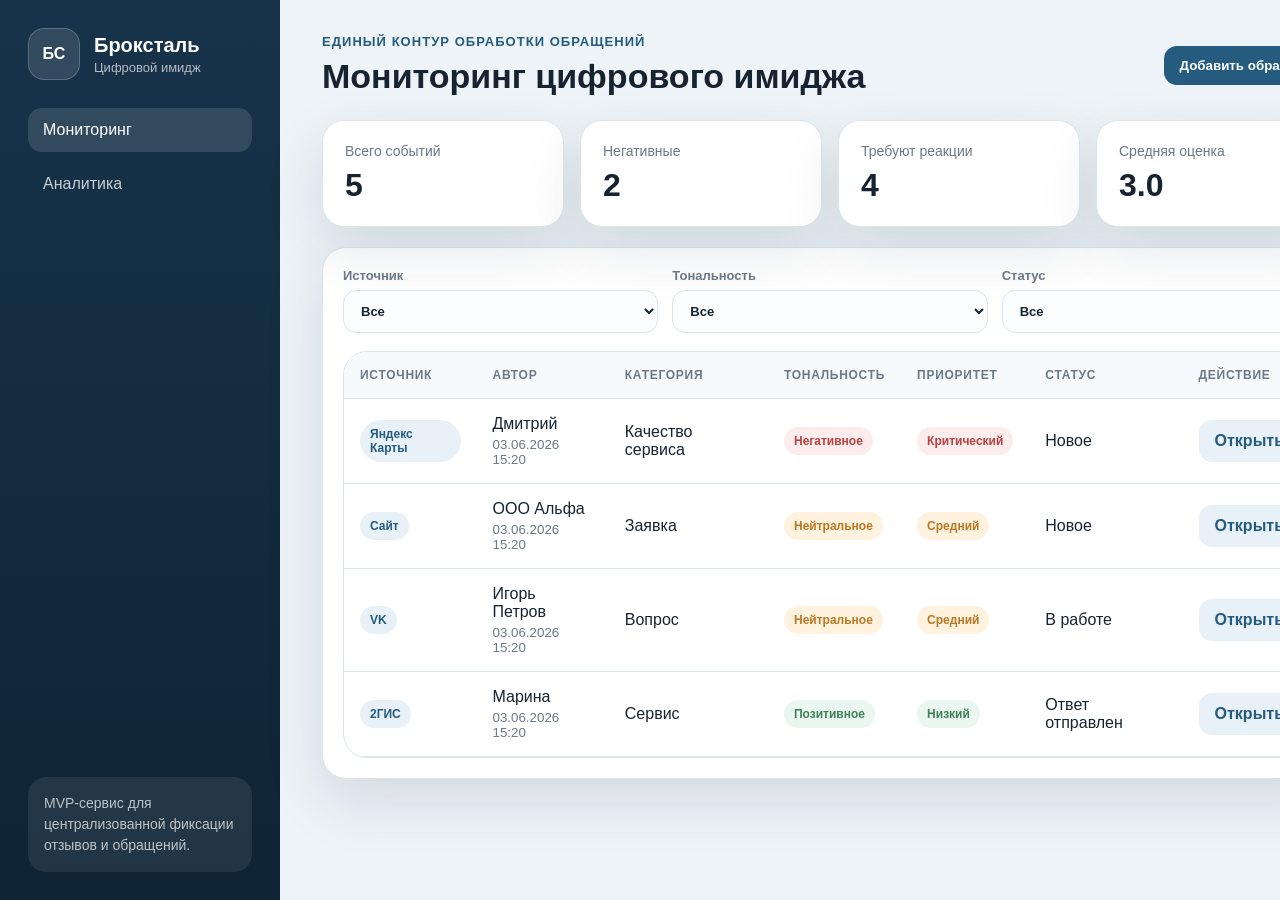
<file: preview.html>
<!doctype html>
<html lang="ru">
<head>
<meta charset="utf-8">
<title>Броксталь · цифровой имидж</title>
<link rel="stylesheet" href="static/styles.css">
<style>.create-panel{display:none}.main{min-width:1100px}</style>
</head>
<body>
  <aside class="sidebar">
    <div class="brand"><div class="brand-mark">БС</div><div><strong>Броксталь</strong><span>Цифровой имидж</span></div></div>
    <nav class="nav"><a class="active">Мониторинг</a><a>Аналитика</a></nav>
    <div class="sidebar-note">MVP-сервис для централизованной фиксации отзывов и обращений.</div>
  </aside>
  <main class="main">
    <header class="page-header"><div><p class="eyebrow">Единый контур обработки обращений</p><h1>Мониторинг цифрового имиджа</h1></div><button class="primary-button">Добавить обращение</button></header>
    <section class="stats-grid">
      <article class="stat-card"><span>Всего событий</span><strong>5</strong></article>
      <article class="stat-card"><span>Негативные</span><strong>2</strong></article>
      <article class="stat-card"><span>Требуют реакции</span><strong>4</strong></article>
      <article class="stat-card"><span>Средняя оценка</span><strong>3.0</strong></article>
    </section>
    <section class="workbench">
      <div class="filters">
        <label>Источник<select><option>Все</option></select></label>
        <label>Тональность<select><option>Все</option></select></label>
        <label>Статус<select><option>Все</option></select></label>
      </div>
      <div class="table-card">
        <table class="appeals-table">
          <thead><tr><th>Источник</th><th>Автор</th><th>Категория</th><th>Тональность</th><th>Приоритет</th><th>Статус</th><th>Действие</th></tr></thead>
          <tbody>
            <tr><td><span class="source-badge">Яндекс Карты</span></td><td>Дмитрий<small>03.06.2026 15:20</small></td><td>Качество сервиса</td><td><span class="tone tone-negative">Негативное</span></td><td><span class="priority priority-critical">Критический</span></td><td>Новое</td><td><a class="link-button">Открыть</a></td></tr>
            <tr><td><span class="source-badge">Сайт</span></td><td>ООО Альфа<small>03.06.2026 15:20</small></td><td>Заявка</td><td><span class="tone tone-neutral">Нейтральное</span></td><td><span class="priority priority-medium">Средний</span></td><td>Новое</td><td><a class="link-button">Открыть</a></td></tr>
            <tr><td><span class="source-badge">VK</span></td><td>Игорь Петров<small>03.06.2026 15:20</small></td><td>Вопрос</td><td><span class="tone tone-neutral">Нейтральное</span></td><td><span class="priority priority-medium">Средний</span></td><td>В работе</td><td><a class="link-button">Открыть</a></td></tr>
            <tr><td><span class="source-badge">2ГИС</span></td><td>Марина<small>03.06.2026 15:20</small></td><td>Сервис</td><td><span class="tone tone-positive">Позитивное</span></td><td><span class="priority priority-low">Низкий</span></td><td>Ответ отправлен</td><td><a class="link-button">Открыть</a></td></tr>
          </tbody>
        </table>
      </div>
    </section>
  </main>
</body>
</html>
</file>
<file: static/styles.css>
:root {
  --bg: #eef3f7;
  --surface: #ffffff;
  --ink: #172331;
  --muted: #6b7888;
  --line: #dce5ec;
  --accent: #245b7f;
  --accent-2: #e7f1f7;
  --danger: #b94141;
  --warning: #b97822;
  --success: #3f7f5d;
  --shadow: 0 22px 60px rgba(20, 41, 61, .12);
}
* { box-sizing: border-box; }
body {
  margin: 0;
  min-height: 100vh;
  display: grid;
  grid-template-columns: 280px 1fr;
  background: var(--bg);
  color: var(--ink);
  font-family: Arial, Helvetica, sans-serif;
}
.sidebar {
  background: linear-gradient(180deg, #17334a, #0f2434);
  color: #fff;
  padding: 28px;
  display: flex;
  flex-direction: column;
  gap: 28px;
}
.brand { display: flex; align-items: center; gap: 14px; }
.brand-mark {
  width: 52px; height: 52px; border-radius: 16px;
  display: grid; place-items: center;
  background: rgba(255,255,255,.12);
  border: 1px solid rgba(255,255,255,.2);
  font-weight: 800;
}
.brand strong { display: block; font-size: 20px; }
.brand span { display: block; color: rgba(255,255,255,.68); font-size: 13px; margin-top: 3px; }
.nav { display: grid; gap: 10px; }
.nav a {
  color: rgba(255,255,255,.76);
  text-decoration: none;
  padding: 13px 15px;
  border-radius: 14px;
}
.nav a.active, .nav a:hover { background: rgba(255,255,255,.12); color: #fff; }
.sidebar-note {
  margin-top: auto;
  color: rgba(255,255,255,.7);
  font-size: 14px;
  line-height: 1.5;
  padding: 16px;
  border-radius: 18px;
  background: rgba(255,255,255,.08);
}
.main { padding: 34px 42px; }
.page-header { display: flex; align-items: center; justify-content: space-between; gap: 20px; margin-bottom: 24px; }
.eyebrow { margin: 0 0 8px; color: var(--accent); font-size: 13px; text-transform: uppercase; letter-spacing: .08em; font-weight: 700; }
h1 { margin: 0; font-size: 34px; }
h2 { margin: 0 0 18px; font-size: 20px; }
.primary-button, .secondary-button, .link-button {
  border: 0; text-decoration: none; cursor: pointer; font-weight: 700;
  border-radius: 13px; padding: 12px 16px; display: inline-flex; justify-content: center;
}
.primary-button { background: var(--accent); color: #fff; }
.secondary-button, .link-button { background: var(--accent-2); color: var(--accent); }
.stats-grid { display: grid; grid-template-columns: repeat(4, 1fr); gap: 16px; margin-bottom: 20px; }
.stat-card { background: var(--surface); border: 1px solid var(--line); border-radius: 22px; padding: 22px; box-shadow: var(--shadow); }
.stat-card span { display: block; color: var(--muted); font-size: 14px; margin-bottom: 8px; }
.stat-card strong { display: block; font-size: 32px; }
.create-panel { display: none; background: var(--surface); border: 1px solid var(--line); border-radius: 24px; padding: 24px; margin-bottom: 20px; box-shadow: var(--shadow); }
.create-panel.open { display: block; }
.form-grid { display: grid; grid-template-columns: repeat(3, 1fr); gap: 14px; }
label { display: grid; gap: 7px; color: var(--muted); font-size: 13px; font-weight: 700; }
input, select, textarea {
  width: 100%; border: 1px solid var(--line); border-radius: 13px; padding: 12px 13px;
  font: inherit; color: var(--ink); background: #fbfdff;
}
.wide { grid-column: 1 / -1; }
.workbench, .table-card, .detail-card, .response-card, .chart-card {
  background: var(--surface); border: 1px solid var(--line); border-radius: 24px; box-shadow: var(--shadow);
}
.workbench { padding: 20px; }
.filters { display: grid; grid-template-columns: repeat(3, 1fr); gap: 14px; margin-bottom: 18px; }
.table-card { overflow: hidden; box-shadow: none; }
.appeals-table { width: 100%; border-collapse: collapse; }
th, td { padding: 16px; border-bottom: 1px solid var(--line); text-align: left; vertical-align: middle; }
th { color: var(--muted); font-size: 12px; text-transform: uppercase; letter-spacing: .06em; background: #f7fafc; }
td small { display: block; color: var(--muted); margin-top: 4px; }
.source-badge, .tone, .priority { display: inline-flex; border-radius: 999px; padding: 7px 10px; font-size: 12px; font-weight: 800; }
.source-badge { background: var(--accent-2); color: var(--accent); }
.tone-negative, .priority-critical, .priority-high { background: #fdecec; color: var(--danger); }
.tone-neutral, .priority-medium { background: #fff3df; color: var(--warning); }
.tone-positive, .priority-low { background: #eaf7f0; color: var(--success); }
.detail-layout { display: grid; grid-template-columns: 1.1fr .9fr; gap: 20px; align-items: start; }
.detail-card, .response-card, .chart-card { padding: 24px; }
.detail-card p { font-size: 18px; line-height: 1.65; }
.detail-meta { display: flex; flex-wrap: wrap; gap: 10px; margin-bottom: 20px; }
.detail-meta span:not(.tone) { background: #f3f7fa; border-radius: 999px; padding: 7px 10px; color: var(--muted); font-size: 12px; font-weight: 700; }
.response-card { display: grid; gap: 16px; }
.analytics-grid { display: grid; grid-template-columns: 1fr 1fr; gap: 20px; }
.bar-row { display: grid; grid-template-columns: 130px 1fr 30px; gap: 12px; align-items: center; margin: 14px 0; }
.bar { height: 12px; border-radius: 999px; background: #eef3f7; overflow: hidden; }
.bar i { display: block; height: 100%; background: var(--accent); border-radius: inherit; }
@media (max-width: 980px) {
  body { grid-template-columns: 1fr; }
  .sidebar { position: static; }
  .stats-grid, .filters, .form-grid, .detail-layout, .analytics-grid { grid-template-columns: 1fr; }
}
.response-wrapper {
    display: flex;
    flex-direction: column;
    gap: 12px;
}

.delete-button {
    width: 100%;
}
.delete-button {
    width: 100%;
    background: #c94b4b;
    color: white;
    border: none;
    border-radius: 16px;
    padding: 16px;
    font-weight: 600;
    cursor: pointer;
    transition: 0.2s;
}

.delete-button:hover {
    background: #b43f3f;
}
</file>
